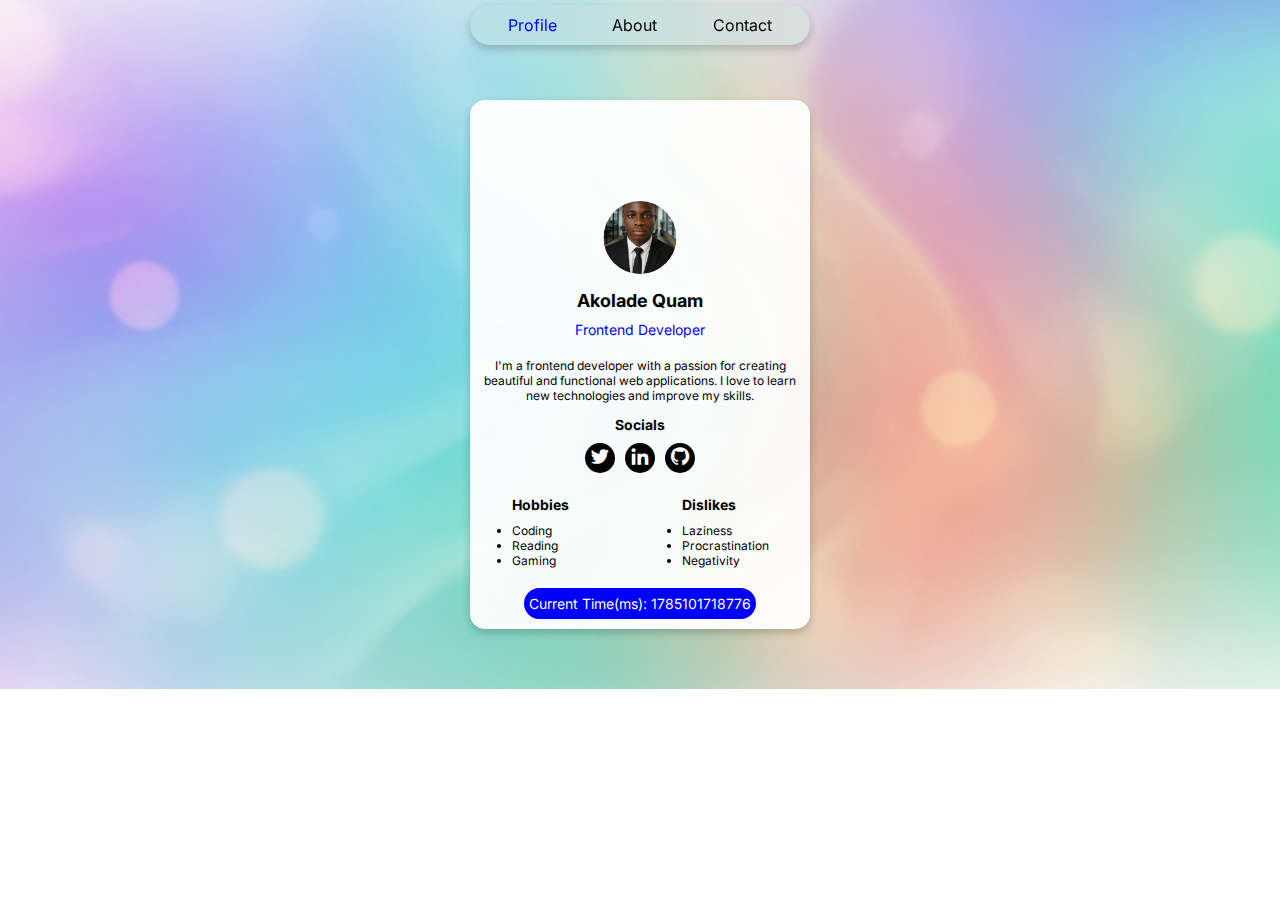
<file: index.html>
<!DOCTYPE html>
<html lang="en">

<head>
    <meta charset="UTF-8">
    <meta name="viewport" content="width=device-width, initial-scale=1.0">
    <title>Profile Card - HNG Stage 0 </title>
    <link rel="stylesheet" href="style.css">
    <link href='https://unpkg.com/boxicons@2.1.4/css/boxicons.min.css' rel='stylesheet'>
</head>

<body>
    
    <article class="profile-card" data-testid="test-profile-card">
        <nav class="navigation">
            <a href="index.html" data-testid="test-nav-home" class="active">Profile</a>
            <a href="about.html" data-testid="test-nav-about">About</a>
            <a href="contact.html" data-testid="test-nav-contact">Contact</a>
        </nav>
        <div class="profile-background">
            <figure class="profile-avatar">
                <img src="my-image.png" alt="User Avatar" data-testid="test-user-avatar" />   
            </figure>
        </div>
        <div class="profile-details" data-testid="test-user-name">
            <h2>Akolade Quam</h2>
            <p>Frontend Developer</p>
        </div>
        <div class="profile-description" data-testid="test-user-bio">
            <p>I'm a frontend developer with a passion for creating beautiful and functional web applications. I love to learn new technologies and improve my skills.</p>
        </div>
        <div class="socials"  >
            <h3>Socials</h3>
            <div class="socials-list" data-testid="test-user-socials-links">
                <span class="twitter" data-testid="test-user-social-twitter"><a href="https://x.com/LanreQuam?t=R24D776Lo6FGOpXlV_fx9A&s=09" target="_blank" rel="noopener noreferrer">
                    <i class='bx bxl-twitter'></i>
                </a></span>
                <span class="linkedin" data-testid="test-user-social-linkedin"><a href="https://www.linkedin.com/in/akolade-quam-28753a230?utm_source=share&utm_campaign=share_via&utm_content=profile&utm_medium=android_app" target="_blank" rel="noopener noreferrer">
                    <i class='bx bxl-linkedin'></i>
                </a></span>
                <span class="github" data-testid="test-user-social-github"><a href="https://github.com/cwarim-A" target="_blank" rel="noopener noreferrer">
                    <i class='bx bxl-github'></i>
                </a></span>
                
            </div>
        </div>
        <div class="extra-info">
            <section class="hobbies" data-testid="test-user-hobbies">
                <h3>Hobbies</h3>
                <ul>
                    <li>Coding</li>
                    <li>Reading</li>
                    <li>Gaming</li>
                </ul>
            </section>
            <section class="dislikes" data-testid="test-user-dislikes">
                <h3>Dislikes</h3>
                <ul>
                    <li>Laziness</li>
                    <li>Procrastination</li>
                    <li>Negativity</li>
                </ul>
            </section>
        </div>
        <div class="current-time" data-testid="test-user-time">
            <p id="time">
        
            </p>
        
        </div>
    </article>
 <script src="script.js"></script>
</body>

</html>
</file>
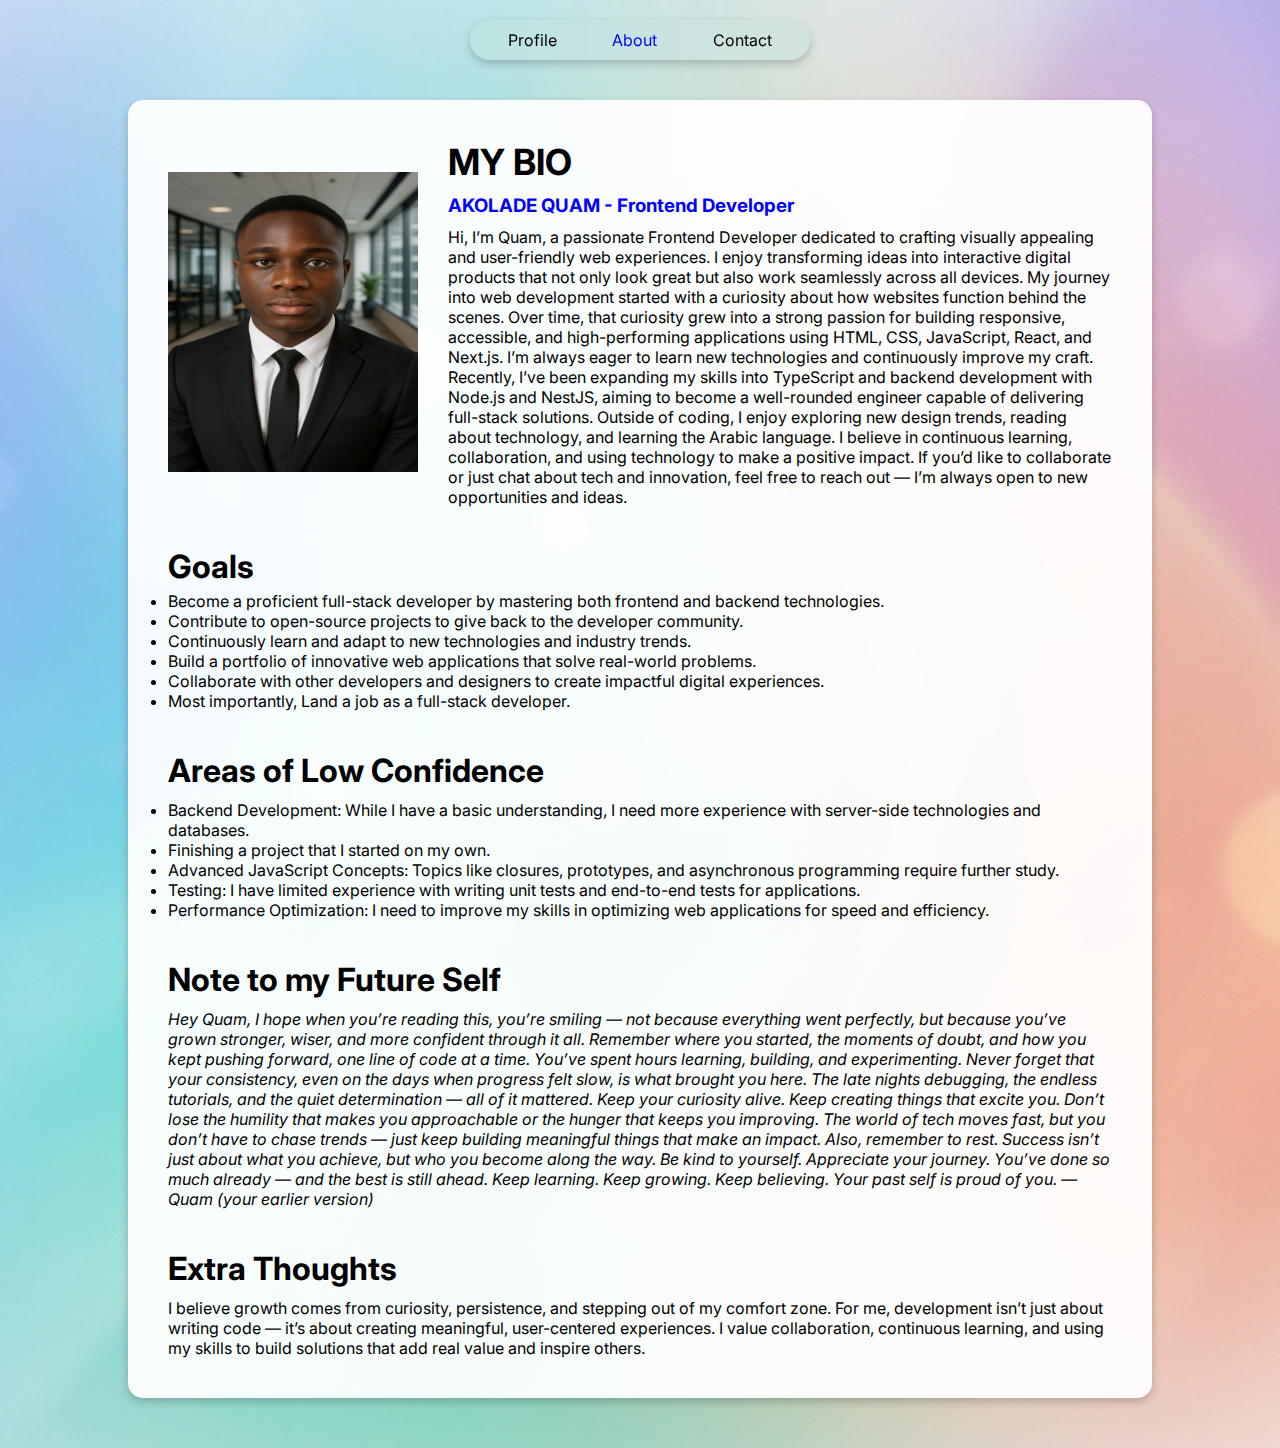
<file: about.html>
<!DOCTYPE html>
<html lang="en">

<head>
    <meta charset="UTF-8">
    <meta name="viewport" content="width=device-width, initial-scale=1.0">
    <title>About Me</title>
    <link rel="stylesheet" href="about.css">
    <link rel="stylesheet" href="https://cdnjs.cloudflare.com/ajax/libs/font-awesome/6.5.0/css/all.min.css" />
</head>

<body>
    <main class="about-card" data-testid="test-about-card">
        <nav class="navigation">
            <a href="index.html" data-testid="test-nav-home">Profile</a>
            <a href="about.html" data-testid="test-nav-about" class="active">About</a>
            <a href="contact.html" data-testid="test-nav-contact">Contact</a>
        </nav>
        <section class="about-content" data-testid="test-about-content">
            <section>
                <img src="my-image.png" alt="My Picture" data-testid="test-about-image" class="about-image" />
            </section>
            <section>
                <h1 class="about-header" data-testid="test-about-name">MY BIO</h1>
                <h3 data-testid="test-about-title" class="about-title">AKOLADE QUAM - Frontend Developer</h3>
                <p data-testid="test-about-bio">
                    Hi, I’m Quam, a passionate Frontend Developer dedicated to crafting visually appealing and user-friendly web
                    experiences. I enjoy transforming ideas into interactive digital products that not only look great but also work
                    seamlessly across all devices.
                    
                    My journey into web development started with a curiosity about how websites function behind the scenes. Over time, that
                    curiosity grew into a strong passion for building responsive, accessible, and high-performing applications using HTML,
                    CSS, JavaScript, React, and Next.js.
                    
                    I’m always eager to learn new technologies and continuously improve my craft. Recently, I’ve been expanding my skills
                    into TypeScript and backend development with Node.js and NestJS, aiming to become a well-rounded engineer capable of
                    delivering full-stack solutions.
                    
                    Outside of coding, I enjoy exploring new design trends, reading about technology, and learning the Arabic language. I
                    believe in continuous learning, collaboration, and using technology to make a positive impact.
                    
                    If you’d like to collaborate or just chat about tech and innovation, feel free to reach out — I’m always open to new
                    opportunities and ideas.
                </p>
            </section>
        </section>
      
        
        <section class="about-goals" data-testid="test-about-goals">
                <h3 class="goals-header">Goals</h3>
                <ul>
                    <li>Become a proficient full-stack developer by mastering both frontend and backend technologies.</li>
                    <li>Contribute to open-source projects to give back to the developer community.</li>
                    <li>Continuously learn and adapt to new technologies and industry trends.</li>
                    <li>Build a portfolio of innovative web applications that solve real-world problems.</li>
                    <li>Collaborate with other developers and designers to create impactful digital experiences.</li>
                    <li>Most importantly, Land a job as a full-stack developer.</li>
                </ul>
        </section>
        <section class="areas-of-low-confidence" data-testid="test-about-confidence">
                <h3 class="areas-of-low-confidence-header">Areas of Low Confidence</h3>
                <ul>
                    <li>Backend Development: While I have a basic understanding, I need more experience with server-side technologies and databases.</li>
                    <li>Finishing a project that I started on my own.</li>
                    <li>Advanced JavaScript Concepts: Topics like closures, prototypes, and asynchronous programming require further study.</li>
                    <li>Testing: I have limited experience with writing unit tests and end-to-end tests for applications.</li>
                    <li>Performance Optimization: I need to improve my skills in optimizing web applications for speed and efficiency.</li>
                </ul>

        </section>
        <section class="Note-to-my-Future-Self" data-testid="test-about-future-note">
            <h3 class="note-header">Note to my Future Self</h3>
            <p>
                <em>
                    Hey Quam,
                    
                    I hope when you’re reading this, you’re smiling — not because everything went perfectly, but because you’ve grown
                    stronger, wiser, and more confident through it all. Remember where you started, the moments of doubt, and how you kept
                    pushing forward, one line of code at a time.
                    
                    You’ve spent hours learning, building, and experimenting. Never forget that your consistency, even on the days when
                    progress felt slow, is what brought you here. The late nights debugging, the endless tutorials, and the quiet
                    determination — all of it mattered.
                    
                    Keep your curiosity alive. Keep creating things that excite you. Don’t lose the humility that makes you approachable or
                    the hunger that keeps you improving. The world of tech moves fast, but you don’t have to chase trends — just keep
                    building meaningful things that make an impact.
                    
                    Also, remember to rest. Success isn’t just about what you achieve, but who you become along the way. Be kind to
                    yourself. Appreciate your journey. You’ve done so much already — and the best is still ahead.
                    
                    Keep learning. Keep growing. Keep believing.
                    Your past self is proud of you.
                    
                    — Quam (your earlier version)
                </em>
            </p>
        </section>
        <section class="extra-thoughts" data-testid="test-about-extra">
            <h3 class="extra-thoughts-header">Extra Thoughts</h3>
            <p>
                I believe growth comes from curiosity, persistence, and stepping out of my comfort zone. For me, development isn’t just
                about writing code — it’s about creating meaningful, user-centered experiences. I value collaboration, continuous
                learning, and using my skills to build solutions that add real value and inspire others.
            </p>

        </section>
    </main>
</body>

</html>
</file>
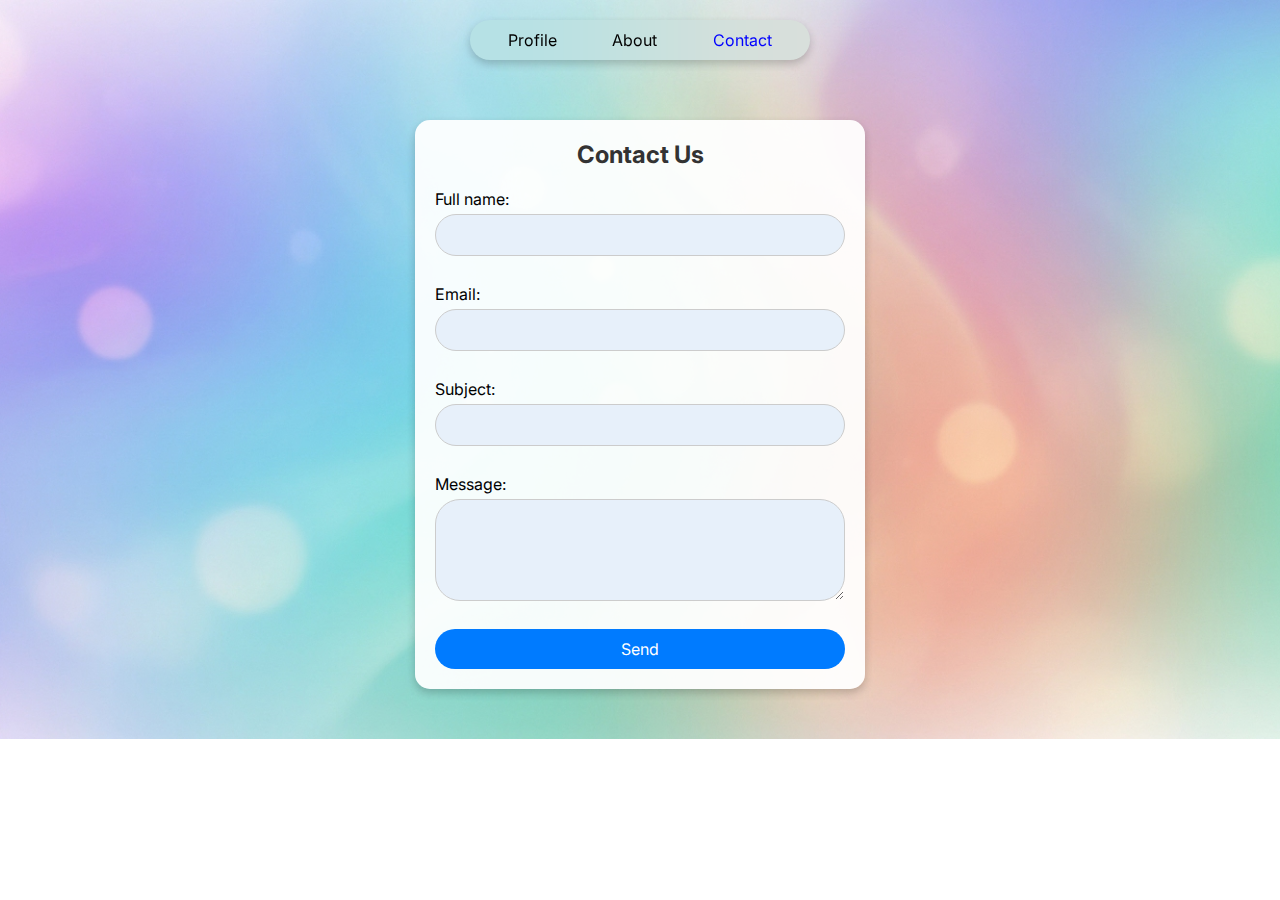
<file: contact.html>
<!-- <!DOCTYPE html>
<html lang="en">
<head>
    <meta charset="UTF-8">
    <meta name="viewport" content="width=device-width, initial-scale=1.0">
    <title>Contact Page</title>
    <link rel="stylesheet" href="contact.css">
</head>
<body>
    <section class="contact-form" data-testid="test-profile-card">
        <nav class="navigation">
            <a href="index.html" data-testid="test-nav-home">Profile</a>
            <a href="about.html" data-testid="test-nav-about">About</a>
            <a href="contact.html" data-testid="test-nav-contact">Contact</a>
        </nav>

        <form action="">
            <div class="form-group">
                <label for="name">Full name:</label>
                <input type="text" id="name" name="name" required>
            </div>
            <div class="form-group">
                <label for="email">Email:</label>
                <input type="email" id="email" name="email" required>
            </div>
            <div class="form-group">
                <label for="subject">Subject:</label>
                <input type="text" id="subject" name="subject" required>
            </div>
            <div class="form-group">
                <label for="message">Message:</label>
                <textarea id="message" name="message" rows="4" required></textarea>
            </div>
            <button type="submit">Send</button>
        </form>

    </section>
</body>
</html> -->


<!DOCTYPE html>
<html lang="en">

<head>
    <meta charset="UTF-8">
    <meta name="viewport" content="width=device-width, initial-scale=1.0">
    <title>Contact Page</title>
    <link rel="stylesheet" href="contact.css">
</head>

<body>
    <section class="contact-form" data-testid="test-profile-card">
        <!-- Navigation -->
        <nav class="navigation">
            <a href="index.html" data-testid="test-nav-profile">Profile</a>
            <a href="about.html" data-testid="test-nav-about">About</a>
            <a href="contact.html" class="active" data-testid="test-nav-contact">Contact</a>
        </nav>

        <h2 class="contact-heading" data-testid="test-contact-heading">Contact Us</h2>
        <!-- Contact Form -->
        <form id="contactForm" novalidate>
            <div class="form-group">
                <label for="name">Full name:</label>
                <input type="text" id="name" name="name" data-testid="test-contact-name" aria-describedby="error-name"
                    required>
                <span class="error" id="error-name" data-testid="test-contact-error-name"></span>
            </div>

            <div class="form-group">
                <label for="email">Email:</label>
                <input type="email" id="email" name="email" data-testid="test-contact-email"
                    aria-describedby="error-email" required>
                <span class="error" id="error-email" data-testid="test-contact-error-email"></span>
            </div>

            <div class="form-group">
                <label for="subject">Subject:</label>
                <input type="text" id="subject" name="subject" data-testid="test-contact-subject"
                    aria-describedby="error-subject" required>
                <span class="error" id="error-subject" data-testid="test-contact-error-subject"></span>
            </div>

            <div class="form-group">
                <label for="message">Message:</label>
                <textarea id="message" name="message" rows="4" data-testid="test-contact-message"
                    aria-describedby="error-message" required></textarea>
                <span class="error" id="error-message" data-testid="test-contact-error-message"></span>
            </div>

            <button type="submit" data-testid="test-contact-submit">Send</button>

            <p id="success-message" class="success" data-testid="test-contact-success" aria-live="polite"
                style="display:none;">
                ✅ Message sent successfully!
            </p>
        </form>
    </section>

    <script src="contact.js"></script>
</body>

</html>
</file>
<file: style.css>
@import url('https://fonts.googleapis.com/css2?family=Inter:ital,opsz,wght@0,14..32,100..900;1,14..32,100..900&family=Poppins:ital,wght@0,100;0,200;0,300;0,400;0,500;0,600;0,700;0,800;0,900;1,100;1,200;1,300;1,400;1,500;1,600;1,700;1,800;1,900&display=swap');

* {
    margin: 0;
    padding: 0;
    box-sizing: border-box;
}

a:focus {
    outline: 2px solid #007bff;
    outline-offset: 4px;
}


body {
    font-family: "Inter", sans-serif;
    margin: auto;
    display: flex;
    justify-content: center;
    align-items: center;
    background-image: url("bg-image-two.jpg");
    background-size: cover;
    background-position: center;
    background-repeat: no-repeat;
}

.profile-card {
    max-width: 340px;
    height: auto;
    border-radius: 15px;
    box-shadow: 0 4px 8px rgba(0, 0, 0, 0.2);
    overflow: hidden;


    background-color: rgba(255, 255, 255, 0.932);
    margin-top: 100px;
    margin-bottom: 50px;
}

.navigation {
    position: fixed;
    top: 5px;
    left: 50%;
    transform: translateX(-50%);
    background-color: transparent;
    backdrop-filter: blur(100px);
    box-shadow: 0 4px 8px rgba(0, 0, 0, 0.2);
    display: flex;
    justify-content: space-around;
    padding: 10px 10px;
    width: 100%;
    max-width: 340px;
    z-index: 10;
    border-radius: 23px;
}

.navigation>a {
    text-decoration: none;
    color: black;
}

.navigation>a:hover {
    color: blue;
}

.navigation a.active {
    color: blue;

}

.profile-background {
    background-image: url("https://images.unsplash.com/photo-1609878703259-d7b675d9e867?ixlib=rb-4.1.0&ixid=M3wxMjA3fDB8MHxzZWFyY2h8OHx8YmFja2dyb3VuZCUyMC1ibHVlfGVufDB8fDB8fHww&auto=format&fit=crop&q=60&w=500");
    background-size: cover;
    background-position: center;
    height: 150px;
    position: relative;
}

.profile-avatar {
    position: absolute;
    top: 100px;
    left: 50%;
    transform: translateX(-50%);
    border: 1px solid white;
    border-radius: 50%;
    width: 75px;
    height: 75px;
    background-size: cover;
    background-position: center;
}


.profile-avatar>img {
    width: 100%;
    height: 100%;
    border-radius: 50%;

    object-fit: cover;
}

.profile-details {
    width: 100%;
    margin-top: 40px;
    margin-bottom: 10px;
    display: flex;
    flex-direction: column;
    gap: 10px;
    align-items: center;

}

.profile-details>h2 {
    font-size: 18px;
    font-weight: bold;
}

.profile-details>p {

    color: blue;
    font-size: 14px;
}

.current-time {
    background-color: blue;
    padding: 7px 5px;
    border-radius: 25px;
    margin: auto;
    font-size: 14px;
    color: white;
    width: fit-content;
    display: flex;
    justify-content: center;
    align-items: center;
    margin-bottom: 10px;
}

.profile-description {
    padding: 10px 5px;
    font-size: 12px;
    color: black;
    text-align: center;
}

.socials {
    padding: 3px 5px;
    display: flex;
    flex-direction: column;
    justify-content: center;
    align-items: center;
    gap: 10px;
}

.socials h3 {
    font-size: 14px;
}

.socials-list {
    display: flex;
    gap: 10px;
    align-items: center;
}

.socials-list span {
    background-color: black;
    display: flex;
    align-items: center;
    justify-content: center;

    border-radius: 20px;
    width: 30px;
    height: 30px;

    font-size: 22px;
    color: gray;
}

.socials-list span a {
    text-decoration: none;
    color: white;
}

.socials-list span:hover {
    transform: scale(1.2);
    box-shadow: 0 0 12px rgba(0, 0, 0, 0.15);
}

.socials-list .twitter:hover {
    background-color: #1DA1F2;
    box-shadow: 0 0 15px rgba(29, 161, 242, 0.6);
    color: white;
}

.socials-list .linkedin:hover {
    background-color: #0077b5;
    box-shadow: 0 0 15px rgba(0, 119, 181, 0.6);
    color: white;
}

.socials-list .github:hover {
    background-color: #333;
    box-shadow: 0 0 15px rgba(51, 51, 51, 0.6);
    color: white;
}

.extra-info {
    display: flex;
    flex-direction: row;
    justify-content: space-around;
    align-items: center;
    gap: 30px;
    margin: 20px 0px 20px 0px;
}

.hobbies>h3 {
    font-size: 14px;
}

ul {
    margin-top: 10px;
}

ul>li {
    font-size: 12px;
}

.dislikes>h3 {
    font-size: 14px;
}



/* ====== Small Mobile Screens ====== */
@media (max-width: 480px) {
    .profile-card {
        max-width: 90%;
        margin-top: 30px;
    }

    .profile-details h2 {
        font-size: 16px;
    }

    .profile-details p,
    .profile-description {
        font-size: 13px;
    }

    .extra-info {
        flex-direction: row;
        gap: 15px;
    }

    ul li {
        font-size: 13px;
    }
}

/* ====== Tablets (Portrait & Landscape) ====== */
@media (min-width: 481px) and (max-width: 768px) {
    .profile-card {
        max-width: 400px;
    }

    .extra-info {
        flex-direction: row;
        gap: 20px;
    }

    .profile-avatar {
        width: 85px;
        height: 85px;
        top: 110px;
    }
}
</file>
<file: about.css>
@import url('https://fonts.googleapis.com/css2?family=Inter:ital,opsz,wght@0,14..32,100..900;1,14..32,100..900&family=Poppins:ital,wght@0,100;0,200;0,300;0,400;0,500;0,600;0,700;0,800;0,900;1,100;1,200;1,300;1,400;1,500;1,600;1,700;1,800;1,900&display=swap');

* {
    margin: 0;
    padding: 0;
    box-sizing: border-box;
}

a:active {
    color: blue;
}

a:focus {
    outline: 2px solid #007bff;
    outline-offset: 4px;
}

body {
    font-family: "Inter", sans-serif;
    margin: auto;
    display: flex;
    justify-content: center;
    align-items: center;
    background-image: url("bg-image-two.jpg");
    background-size: cover;
    background-position: center;
    background-repeat: no-repeat;
}

.about-card {
    max-width: 1024px;
    height: auto;
    border-radius: 15px;
    box-shadow: 0 4px 8px rgba(0, 0, 0, 0.2);
    overflow: hidden;


    background-color: rgba(255, 255, 255, 0.932);
    margin-top: 100px;
    margin-bottom: 50px;
}

.navigation {
    position: fixed;
    top: 20px;
    left: 50%;
    transform: translateX(-50%);
    background-color: transparent;
    backdrop-filter: blur(100px);
    box-shadow: 0 4px 8px rgba(0, 0, 0, 0.2);
    display: flex;
    justify-content: space-around;
    padding: 10px 10px;
    width: 100%;
    max-width: 340px;
    z-index: 10;
    border-radius: 23px;
}

.navigation>a {
    text-decoration: none;
    color: black;
}

.navigation>a:hover {
    color: blue;
}

.navigation a.active {
    color: blue;

}

.about-content {
    display: flex;
    align-items: center;
    gap: 30px;
    padding: 40px;
}

.about-image {
    width: 250px;
    height: 300px;

}

.about-header {
    font-size: 36px;
}

.about-title {
    color: blue;
    padding: 10px 0 10px 0;
}

/* .about-what-i-do {
    display: flex;
    flex-direction: column;
    margin: auto;
}

.what-i-do-header {
    text-align: center;
    font-size: 36px;
    margin-bottom: 20px;
}

.what-i-do-cards {
    display: grid;
    grid-template-columns: repeat(2, 1fr);
    gap: 20px;
    margin: auto;
}


.first-card,
.second-card,
.third-card,
.fourth-card {
    display: flex;
    flex-direction: column;
    gap: 20px;
    height: 120px;
    align-items: start;
    background-color: #D9DDFC;
    padding: 10px 10px;
    margin-bottom: 30px;
    border-radius: 10px;
    box-shadow: 0 4px 8px rgba(0, 0, 0, 0.1);
} */

.goals-header {
    font-size: 32px;
    margin-bottom: 5px;

}

.about-goals {
    display: flex;
    flex-direction: column;
    margin: auto;
    padding: 0 40px 40px 40px;
}

.areas-of-low-confidence {
    display: flex;
    flex-direction: column;
    margin: auto;
    padding: 0 40px 40px 40px;
}

.areas-of-low-confidence-header{
    font-size: 32px;
    margin-bottom: 10px;
}

.Note-to-my-Future-Self {
    display: flex;
    flex-direction: column;
    margin: auto;
    padding: 0 40px 40px 40px;
}

.note-header{
    font-size: 32px;
    margin-bottom: 10px;
}

.extra-thoughts {
    display: flex;
    flex-direction: column;
    margin: auto;
    padding: 0 40px 40px 40px;
}
.extra-thoughts-header{
    font-size: 32px;
    margin-bottom: 10px;
}


/* For small phones (max-width: 480px) */
@media (max-width: 480px) {
    body {
        align-items: flex-start;
    }

    .about-card {
        margin-top: 90px;
        width: 95%;
        border-radius: 10px;
    }

    .navigation {
        position: fixed;
        top: 0;
        width: 100%;
        border-radius: 23px;
        box-shadow: 0 2px 6px rgba(0, 0, 0, 0.2);
    }

    .navigation>a {
        font-size: 13px;
    }

    .about-content {
        flex-direction: column;
        gap: 20px;
        padding: 20px;
    }

    .about-header {
        font-size: 24px;
    }

    .about-title {
        font-size: 16px;
    }

    .about-image {
        width: 180px;
        height: 200px;
    }

    .goals-header,
    .areas-of-low-confidence-header,
    .note-header,
    .extra-thoughts-header {
        font-size: 24px;
        text-align: center;
    }

    section p,
    section li {
        font-size: 14px;
        line-height: 1.6;
    }

    ul {
        padding-left: 15px;
    }
}

/* For tablets (max-width: 768px) */
@media (max-width: 768px) {
    .about-content {
        flex-direction: column;
        text-align: center;
        padding: 20px;
    }

    .about-image {
        width: 200px;
        height: 240px;
    }

    .about-header {
        font-size: 28px;
    }

    .about-title {
        font-size: 18px;
    }

    .about-card {
        margin-top: 120px;
        width: 90%;
    }

    .navigation {
        top: 10px;
        max-width: 300px;
        font-size: 14px;
        padding: 10px 5px;
    }

    ul {
        padding-left: 15px;
    }
}
</file>
<file: contact.css>
@import url('https://fonts.googleapis.com/css2?family=Inter:ital,opsz,wght@0,14..32,100..900;1,14..32,100..900&family=Poppins:ital,wght@0,100;0,200;0,300;0,400;0,500;0,600;0,700;0,800;0,900;1,100;1,200;1,300;1,400;1,500;1,600;1,700;1,800;1,900&display=swap');

* {
    margin: 0;
    padding: 0;
    box-sizing: border-box;
}

a:focus {
    outline: 2px solid #007bff;
    outline-offset: 4px;
}


body {
    font-family: "Inter", sans-serif;
    margin: auto;
    display: flex;
    justify-content: center;
    align-items: center;
    background-image: url("bg-image-two.jpg");
    background-size: cover;
    background-position: center;
    background-repeat: no-repeat;
}

.contact-form {
    width: 100%;
    max-width: 450px;
    height: auto;
    border-radius: 15px;
    box-shadow: 0 4px 8px rgba(0, 0, 0, 0.2);
    overflow: hidden;


    background-color: rgba(255, 255, 255, 0.932);
    margin: auto;
    margin-top: 120px;
    margin-bottom: 50px;
}

.navigation {
    position: fixed;
    top: 20px;
    left: 50%;
    transform: translateX(-50%);
    background-color: transparent;
    backdrop-filter: blur(100px);
    box-shadow: 0 4px 8px rgba(0, 0, 0, 0.2);
    display: flex;
    justify-content: space-around;
    padding: 10px 10px;
    width: 100%;
    max-width: 340px;
    z-index: 10;
    border-radius: 23px;
}

.navigation>a {
    text-decoration: none;
    color: black;
}

.navigation>a:hover {
    color: blue;
}

.contact-heading{
    text-align: center;
    margin-top: 20px;
    font-family: "Inter", sans-serif;
    font-size: 24px;
    color: #333;
}

form{
    display: flex;
    flex-direction: column;
    gap: 20px;
    padding: 20px;
}

.form-group {
    display: flex;
    flex-direction: column;
    gap: 5px;
}

.form-group > input, .form-group > textarea {
    width: 100%;
    padding: 10px;
    border: 1px solid #ccc;
    
    border-radius: 25px;
    font-size: 16px;
    font-family: "Inter", sans-serif;
    background-color: #e7f0fa;
    outline: none;
}

form > button {
    padding: 10px;
    border: none;
    border-radius: 23px;
    background-color: #007bff;
    color: white;
    font-size: 16px;
    cursor: pointer;
    font-family: "Inter", sans-serif;
}


/* Existing styles remain */

.navigation a.active {
    color: blue;
    
}

/* Error and success messages */
.error {
    color: red;
    font-size: 13px;
    margin-top: 3px;
}

.success {
    color: green;
    font-size: 14px;
    margin-top: 10px;
    text-align: center;
}


/* ====== Mobile (max-width: 480px) ====== */
@media (max-width: 480px) {
    body {
            display: block;
            padding: 10px;
        }

    .contact-form {
        width: 90%;
        max-width: 350px;
        margin-top: 100px;
        margin: auto;
        margin-top: 80px;
    }

    .contact-heading {
        font-size: 20px;
    }

    form {
        gap: 15px;
        padding: 15px;
        margin: auto;
    }

    form>button {
        font-size: 15px;
        padding: 10px;
    }

    .navigation {
        max-width: 90%;
        padding: 8px;
        top:0;
    }

    .navigation>a {
        font-size: 14px;
    }
}


/* ====== Tablets (481px–768px) ====== */
@media (min-width: 481px) and (max-width: 768px) {
    .contact-form {
        max-width: 450px;
        margin-top: 130px;
    }

    .contact-heading {
        font-size: 22px;
    }

    .navigation {
        max-width: 400px;
    }

    .form-group>input,
    .form-group>textarea {
        font-size: 15px;
    }
}




























/* ====== Small Mobile Screens ====== */
@media (max-width: 480px) {
    .profile-card {
        max-width: 90%;
        margin-top: 30px;
    }

    .profile-details h2 {
        font-size: 16px;
    }

    .profile-details p,
    .profile-description {
        font-size: 13px;
    }

    .extra-info {
        flex-direction: row;
        gap: 15px;
    }

    ul li {
        font-size: 13px;
    }
}

/* ====== Tablets (Portrait & Landscape) ====== */
@media (min-width: 481px) and (max-width: 768px) {
    .profile-card {
        max-width: 400px;
    }

    .extra-info {
        flex-direction: row;
        gap: 20px;
    }

    .profile-avatar {
        width: 85px;
        height: 85px;
        top: 110px;
    }
}
</file>
